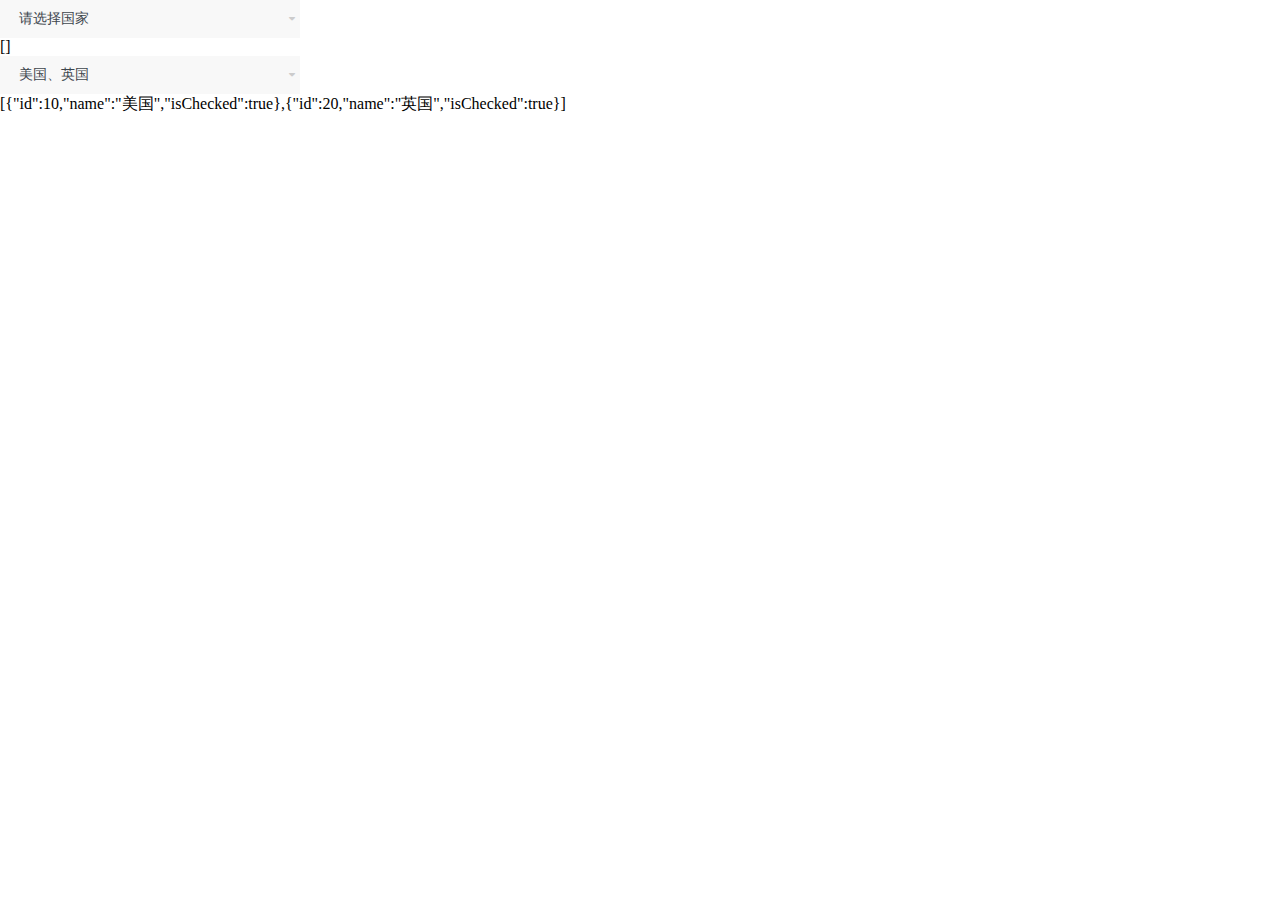
<file: index.html>
<!DOCTYPE html>
<html>

<head>
  <meta charset="utf-8" />
  <meta name="viewport" content="width=device-width, initial-scale=1.0" />
  <meta http-equiv="X-UA-Compatible" content="IE=edge" />
  <title>下拉列表框</title>
  <link rel="stylesheet" href="css/reset.css" />
  <link rel="stylesheet" type="text/css" href="css/font/iconfont.css" />
  <link rel="stylesheet" href="css/dropDownList.css" />
  <script src="js/jquery-3.3.1.js"></script>
  <script src="js/dropDownList.js"></script>
  <script>
    $(document).ready(function () {
      $('.templist').dropdownlist({
        defaultText: "请选择国家",
        selectIds: "",
        callback: function (res) {
          $(".p1").empty().html(JSON.stringify(res));
        }
      });
      $('.templist1').dropdownlist({
        defaultText: "请选择国家",
        selectIds: "10,20",//默认选中国家
        callback: function (res) {
          $(".p2").empty().html(JSON.stringify(res));
        }
      });
    });
  </script>
</head>

<body>
  <div class="templist">

  </div>

  <p class="p1"></p>
  <div class="templist1">

  </div>
  <p class="p2"></p>
</body>

</html>
</file>
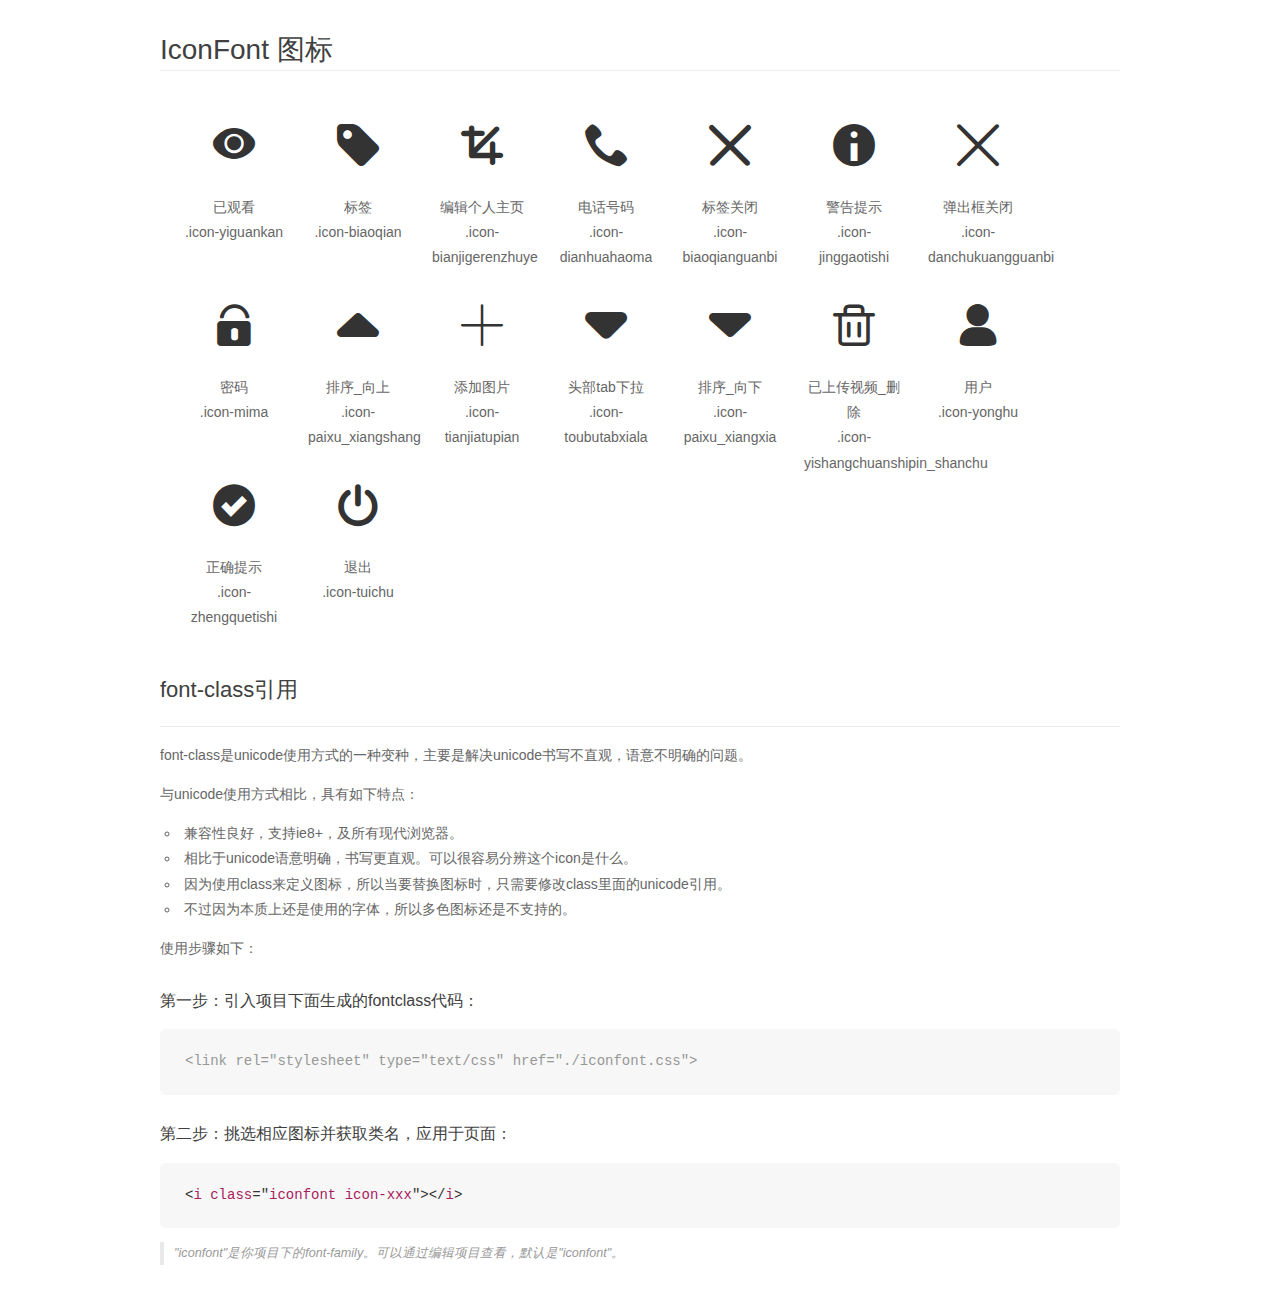
<file: css/font/demo_fontclass.html>
<!DOCTYPE html>
<html>
<head>
    <meta charset="utf-8"/>
    <title>IconFont</title>
    <link rel="stylesheet" href="demo.css">
    <link rel="stylesheet" href="iconfont.css">
</head>
<body>
    <div class="main markdown">
        <h1>IconFont 图标</h1>
        <ul class="icon_lists clear">
            
                <li>
                <i class="icon iconfont icon-yiguankan"></i>
                    <div class="name">已观看</div>
                    <div class="fontclass">.icon-yiguankan</div>
                </li>
            
                <li>
                <i class="icon iconfont icon-biaoqian"></i>
                    <div class="name">标签</div>
                    <div class="fontclass">.icon-biaoqian</div>
                </li>
            
                <li>
                <i class="icon iconfont icon-bianjigerenzhuye"></i>
                    <div class="name">编辑个人主页</div>
                    <div class="fontclass">.icon-bianjigerenzhuye</div>
                </li>
            
                <li>
                <i class="icon iconfont icon-dianhuahaoma"></i>
                    <div class="name">电话号码</div>
                    <div class="fontclass">.icon-dianhuahaoma</div>
                </li>
            
                <li>
                <i class="icon iconfont icon-biaoqianguanbi"></i>
                    <div class="name">标签关闭</div>
                    <div class="fontclass">.icon-biaoqianguanbi</div>
                </li>
            
                <li>
                <i class="icon iconfont icon-jinggaotishi"></i>
                    <div class="name">警告提示</div>
                    <div class="fontclass">.icon-jinggaotishi</div>
                </li>
            
                <li>
                <i class="icon iconfont icon-danchukuangguanbi"></i>
                    <div class="name">弹出框关闭</div>
                    <div class="fontclass">.icon-danchukuangguanbi</div>
                </li>
            
                <li>
                <i class="icon iconfont icon-mima"></i>
                    <div class="name">密码</div>
                    <div class="fontclass">.icon-mima</div>
                </li>
            
                <li>
                <i class="icon iconfont icon-paixu_xiangshang"></i>
                    <div class="name">排序_向上</div>
                    <div class="fontclass">.icon-paixu_xiangshang</div>
                </li>
            
                <li>
                <i class="icon iconfont icon-tianjiatupian"></i>
                    <div class="name">添加图片</div>
                    <div class="fontclass">.icon-tianjiatupian</div>
                </li>
            
                <li>
                <i class="icon iconfont icon-toubutabxiala"></i>
                    <div class="name">头部tab下拉</div>
                    <div class="fontclass">.icon-toubutabxiala</div>
                </li>
            
                <li>
                <i class="icon iconfont icon-paixu_xiangxia"></i>
                    <div class="name">排序_向下</div>
                    <div class="fontclass">.icon-paixu_xiangxia</div>
                </li>
            
                <li>
                <i class="icon iconfont icon-yishangchuanshipin_shanchu"></i>
                    <div class="name">已上传视频_删除</div>
                    <div class="fontclass">.icon-yishangchuanshipin_shanchu</div>
                </li>
            
                <li>
                <i class="icon iconfont icon-yonghu"></i>
                    <div class="name">用户</div>
                    <div class="fontclass">.icon-yonghu</div>
                </li>
            
                <li>
                <i class="icon iconfont icon-zhengquetishi"></i>
                    <div class="name">正确提示</div>
                    <div class="fontclass">.icon-zhengquetishi</div>
                </li>
            
                <li>
                <i class="icon iconfont icon-tuichu"></i>
                    <div class="name">退出</div>
                    <div class="fontclass">.icon-tuichu</div>
                </li>
            
        </ul>

        <h2 id="font-class-">font-class引用</h2>
        <hr>

        <p>font-class是unicode使用方式的一种变种，主要是解决unicode书写不直观，语意不明确的问题。</p>
        <p>与unicode使用方式相比，具有如下特点：</p>
        <ul>
        <li>兼容性良好，支持ie8+，及所有现代浏览器。</li>
        <li>相比于unicode语意明确，书写更直观。可以很容易分辨这个icon是什么。</li>
        <li>因为使用class来定义图标，所以当要替换图标时，只需要修改class里面的unicode引用。</li>
        <li>不过因为本质上还是使用的字体，所以多色图标还是不支持的。</li>
        </ul>
        <p>使用步骤如下：</p>
        <h3 id="-fontclass-">第一步：引入项目下面生成的fontclass代码：</h3>


        <pre><code class="lang-js hljs javascript"><span class="hljs-comment">&lt;link rel="stylesheet" type="text/css" href="./iconfont.css"&gt;</span></code></pre>
        <h3 id="-">第二步：挑选相应图标并获取类名，应用于页面：</h3>
        <pre><code class="lang-css hljs">&lt;<span class="hljs-selector-tag">i</span> <span class="hljs-selector-tag">class</span>="<span class="hljs-selector-tag">iconfont</span> <span class="hljs-selector-tag">icon-xxx</span>"&gt;&lt;/<span class="hljs-selector-tag">i</span>&gt;</code></pre>
        <blockquote>
        <p>"iconfont"是你项目下的font-family。可以通过编辑项目查看，默认是"iconfont"。</p>
        </blockquote>
    </div>
</body>
</html>
</file>
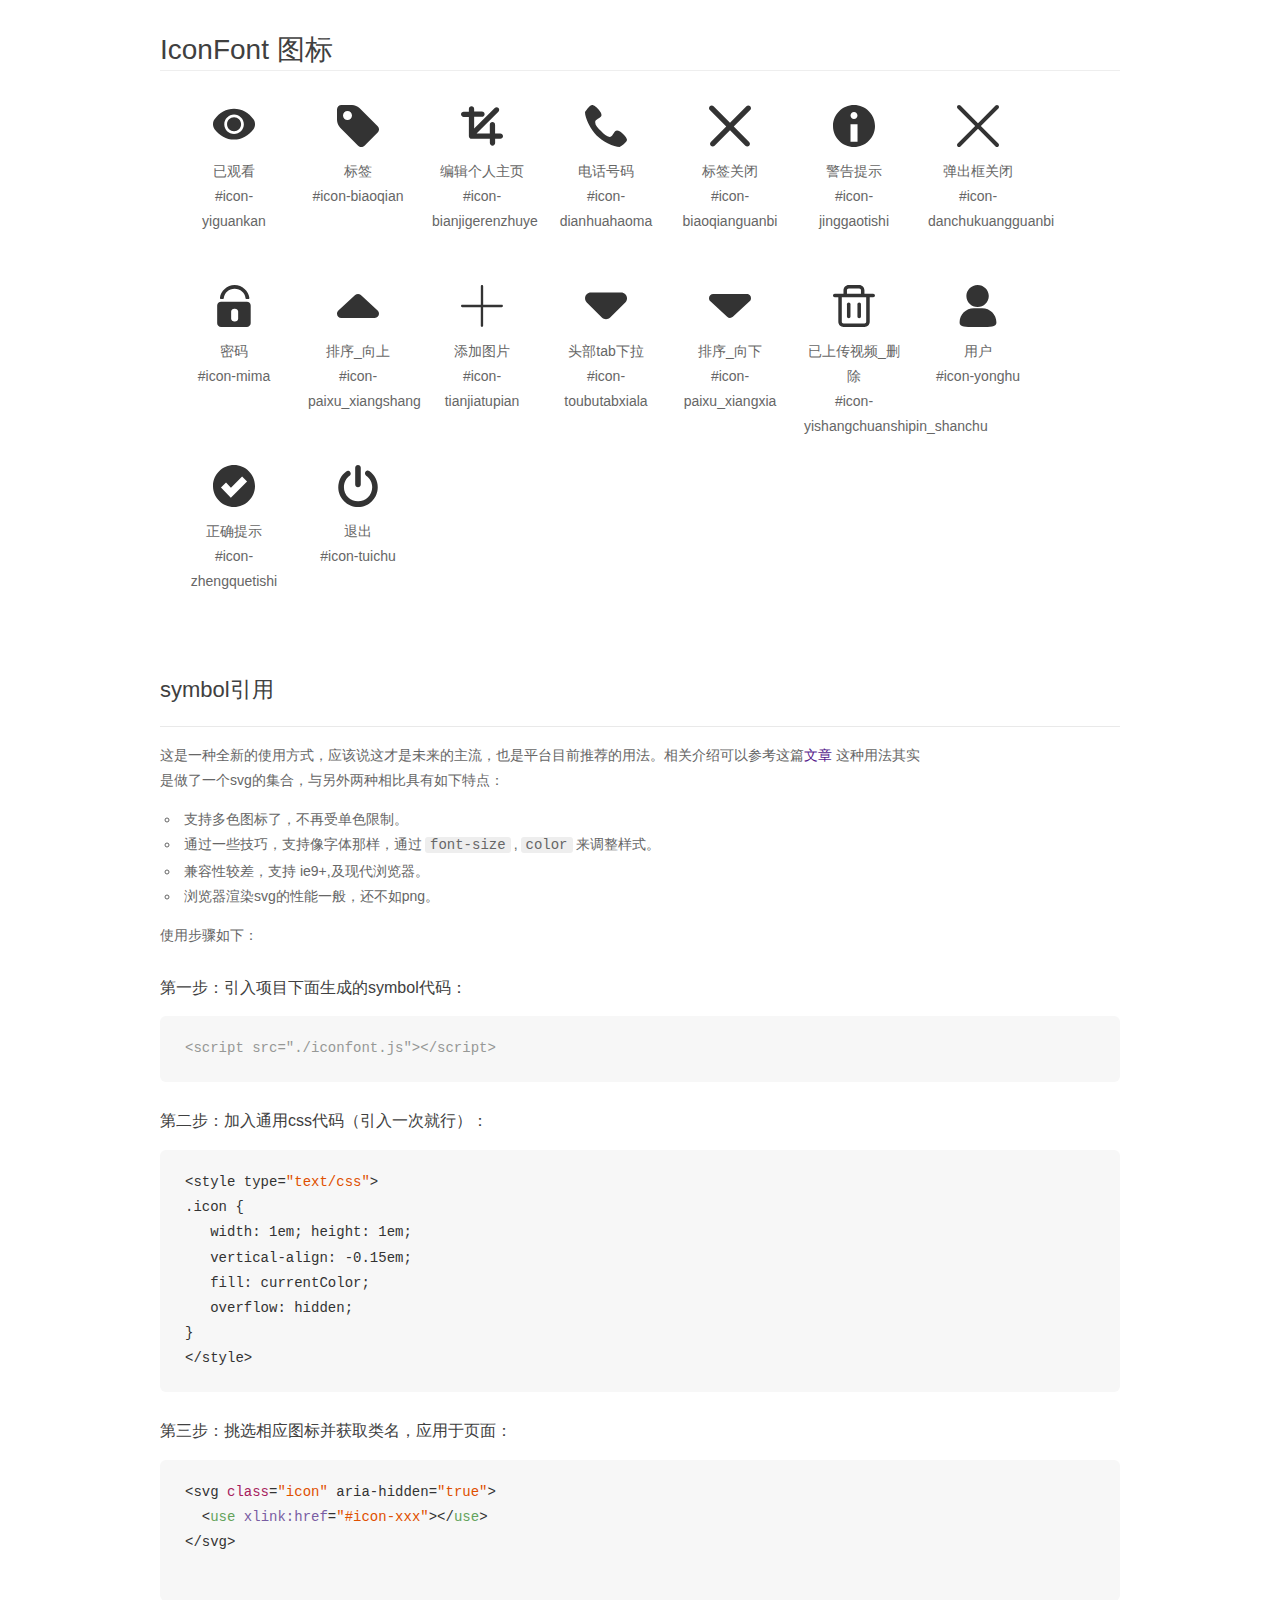
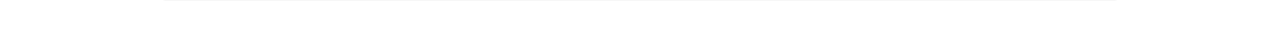
<file: css/font/demo_symbol.html>
<!DOCTYPE html>
<html>
<head>
    <meta charset="utf-8"/>
    <title>IconFont</title>
    <link rel="stylesheet" href="demo.css">
    <script src="iconfont.js"></script>

    <style type="text/css">
        .icon {
          /* 通过设置 font-size 来改变图标大小 */
          width: 1em; height: 1em;
          /* 图标和文字相邻时，垂直对齐 */
          vertical-align: -0.15em;
          /* 通过设置 color 来改变 SVG 的颜色/fill */
          fill: currentColor;
          /* path 和 stroke 溢出 viewBox 部分在 IE 下会显示
             normalize.css 中也包含这行 */
          overflow: hidden;
        }

    </style>
</head>
<body>
    <div class="main markdown">
        <h1>IconFont 图标</h1>
        <ul class="icon_lists clear">
            
                <li>
                    <svg class="icon" aria-hidden="true">
                        <use xlink:href="#icon-yiguankan"></use>
                    </svg>
                    <div class="name">已观看</div>
                    <div class="fontclass">#icon-yiguankan</div>
                </li>
            
                <li>
                    <svg class="icon" aria-hidden="true">
                        <use xlink:href="#icon-biaoqian"></use>
                    </svg>
                    <div class="name">标签</div>
                    <div class="fontclass">#icon-biaoqian</div>
                </li>
            
                <li>
                    <svg class="icon" aria-hidden="true">
                        <use xlink:href="#icon-bianjigerenzhuye"></use>
                    </svg>
                    <div class="name">编辑个人主页</div>
                    <div class="fontclass">#icon-bianjigerenzhuye</div>
                </li>
            
                <li>
                    <svg class="icon" aria-hidden="true">
                        <use xlink:href="#icon-dianhuahaoma"></use>
                    </svg>
                    <div class="name">电话号码</div>
                    <div class="fontclass">#icon-dianhuahaoma</div>
                </li>
            
                <li>
                    <svg class="icon" aria-hidden="true">
                        <use xlink:href="#icon-biaoqianguanbi"></use>
                    </svg>
                    <div class="name">标签关闭</div>
                    <div class="fontclass">#icon-biaoqianguanbi</div>
                </li>
            
                <li>
                    <svg class="icon" aria-hidden="true">
                        <use xlink:href="#icon-jinggaotishi"></use>
                    </svg>
                    <div class="name">警告提示</div>
                    <div class="fontclass">#icon-jinggaotishi</div>
                </li>
            
                <li>
                    <svg class="icon" aria-hidden="true">
                        <use xlink:href="#icon-danchukuangguanbi"></use>
                    </svg>
                    <div class="name">弹出框关闭</div>
                    <div class="fontclass">#icon-danchukuangguanbi</div>
                </li>
            
                <li>
                    <svg class="icon" aria-hidden="true">
                        <use xlink:href="#icon-mima"></use>
                    </svg>
                    <div class="name">密码</div>
                    <div class="fontclass">#icon-mima</div>
                </li>
            
                <li>
                    <svg class="icon" aria-hidden="true">
                        <use xlink:href="#icon-paixu_xiangshang"></use>
                    </svg>
                    <div class="name">排序_向上</div>
                    <div class="fontclass">#icon-paixu_xiangshang</div>
                </li>
            
                <li>
                    <svg class="icon" aria-hidden="true">
                        <use xlink:href="#icon-tianjiatupian"></use>
                    </svg>
                    <div class="name">添加图片</div>
                    <div class="fontclass">#icon-tianjiatupian</div>
                </li>
            
                <li>
                    <svg class="icon" aria-hidden="true">
                        <use xlink:href="#icon-toubutabxiala"></use>
                    </svg>
                    <div class="name">头部tab下拉</div>
                    <div class="fontclass">#icon-toubutabxiala</div>
                </li>
            
                <li>
                    <svg class="icon" aria-hidden="true">
                        <use xlink:href="#icon-paixu_xiangxia"></use>
                    </svg>
                    <div class="name">排序_向下</div>
                    <div class="fontclass">#icon-paixu_xiangxia</div>
                </li>
            
                <li>
                    <svg class="icon" aria-hidden="true">
                        <use xlink:href="#icon-yishangchuanshipin_shanchu"></use>
                    </svg>
                    <div class="name">已上传视频_删除</div>
                    <div class="fontclass">#icon-yishangchuanshipin_shanchu</div>
                </li>
            
                <li>
                    <svg class="icon" aria-hidden="true">
                        <use xlink:href="#icon-yonghu"></use>
                    </svg>
                    <div class="name">用户</div>
                    <div class="fontclass">#icon-yonghu</div>
                </li>
            
                <li>
                    <svg class="icon" aria-hidden="true">
                        <use xlink:href="#icon-zhengquetishi"></use>
                    </svg>
                    <div class="name">正确提示</div>
                    <div class="fontclass">#icon-zhengquetishi</div>
                </li>
            
                <li>
                    <svg class="icon" aria-hidden="true">
                        <use xlink:href="#icon-tuichu"></use>
                    </svg>
                    <div class="name">退出</div>
                    <div class="fontclass">#icon-tuichu</div>
                </li>
            
        </ul>


        <h2 id="symbol-">symbol引用</h2>
        <hr>

        <p>这是一种全新的使用方式，应该说这才是未来的主流，也是平台目前推荐的用法。相关介绍可以参考这篇<a href="">文章</a>
        这种用法其实是做了一个svg的集合，与另外两种相比具有如下特点：</p>
        <ul>
          <li>支持多色图标了，不再受单色限制。</li>
          <li>通过一些技巧，支持像字体那样，通过<code>font-size</code>,<code>color</code>来调整样式。</li>
          <li>兼容性较差，支持 ie9+,及现代浏览器。</li>
          <li>浏览器渲染svg的性能一般，还不如png。</li>
        </ul>
        <p>使用步骤如下：</p>
        <h3 id="-symbol-">第一步：引入项目下面生成的symbol代码：</h3>
        <pre><code class="lang-js hljs javascript"><span class="hljs-comment">&lt;script src="./iconfont.js"&gt;&lt;/script&gt;</span></code></pre>
        <h3 id="-css-">第二步：加入通用css代码（引入一次就行）：</h3>
        <pre><code class="lang-js hljs javascript">&lt;style type=<span class="hljs-string">"text/css"</span>&gt;
.icon {
   width: <span class="hljs-number">1</span>em; height: <span class="hljs-number">1</span>em;
   vertical-align: <span class="hljs-number">-0.15</span>em;
   fill: currentColor;
   overflow: hidden;
}
&lt;<span class="hljs-regexp">/style&gt;</span></code></pre>
        <h3 id="-">第三步：挑选相应图标并获取类名，应用于页面：</h3>
        <pre><code class="lang-js hljs javascript">&lt;svg <span class="hljs-class"><span class="hljs-keyword">class</span></span>=<span class="hljs-string">"icon"</span> aria-hidden=<span class="hljs-string">"true"</span>&gt;<span class="xml"><span class="hljs-tag">
  &lt;<span class="hljs-name">use</span> <span class="hljs-attr">xlink:href</span>=<span class="hljs-string">"#icon-xxx"</span>&gt;</span><span class="hljs-tag">&lt;/<span class="hljs-name">use</span>&gt;</span>
</span>&lt;<span class="hljs-regexp">/svg&gt;
        </span></code></pre>
    </div>
</body>
</html>
</file>
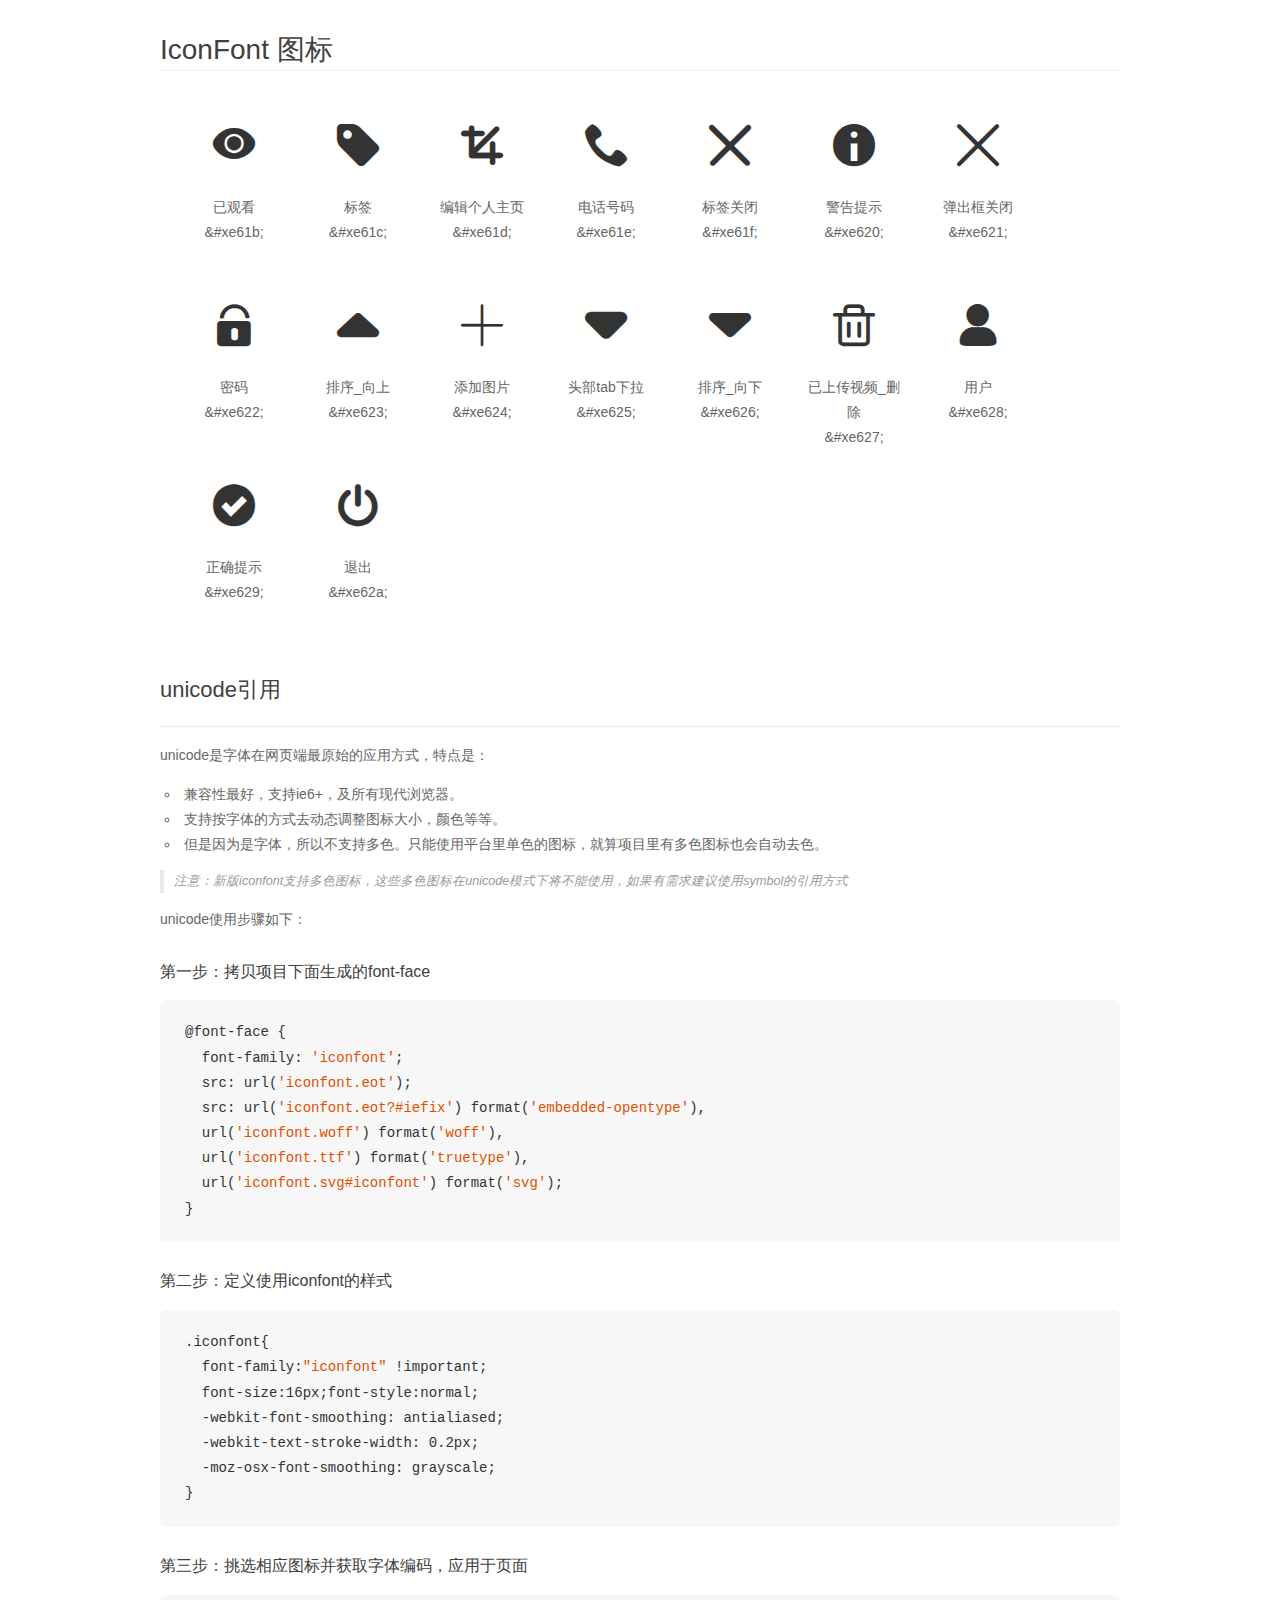
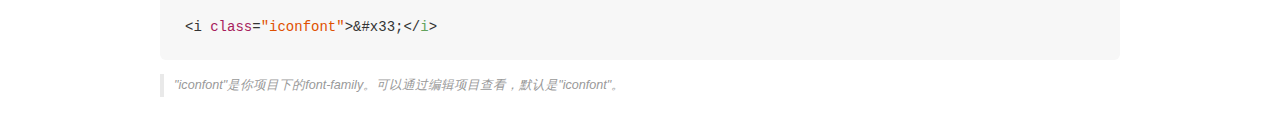
<file: css/font/demo_unicode.html>
<!DOCTYPE html>
<html>
<head>
    <meta charset="utf-8"/>
    <title>IconFont</title>
    <link rel="stylesheet" href="demo.css">

    <style type="text/css">

        @font-face {font-family: "iconfont";
          src: url('iconfont.eot'); /* IE9*/
          src: url('iconfont.eot#iefix') format('embedded-opentype'), /* IE6-IE8 */
          url('iconfont.woff') format('woff'), /* chrome, firefox */
          url('iconfont.ttf') format('truetype'), /* chrome, firefox, opera, Safari, Android, iOS 4.2+*/
          url('iconfont.svg#iconfont') format('svg'); /* iOS 4.1- */
        }

        .iconfont {
          font-family:"iconfont" !important;
          font-size:16px;
          font-style:normal;
          -webkit-font-smoothing: antialiased;
          -webkit-text-stroke-width: 0.2px;
          -moz-osx-font-smoothing: grayscale;
        }

    </style>
</head>
<body>
    <div class="main markdown">
        <h1>IconFont 图标</h1>
        <ul class="icon_lists clear">
            
                <li>
                <i class="icon iconfont">&#xe61b;</i>
                    <div class="name">已观看</div>
                    <div class="code">&amp;#xe61b;</div>
                </li>
            
                <li>
                <i class="icon iconfont">&#xe61c;</i>
                    <div class="name">标签</div>
                    <div class="code">&amp;#xe61c;</div>
                </li>
            
                <li>
                <i class="icon iconfont">&#xe61d;</i>
                    <div class="name">编辑个人主页</div>
                    <div class="code">&amp;#xe61d;</div>
                </li>
            
                <li>
                <i class="icon iconfont">&#xe61e;</i>
                    <div class="name">电话号码</div>
                    <div class="code">&amp;#xe61e;</div>
                </li>
            
                <li>
                <i class="icon iconfont">&#xe61f;</i>
                    <div class="name">标签关闭</div>
                    <div class="code">&amp;#xe61f;</div>
                </li>
            
                <li>
                <i class="icon iconfont">&#xe620;</i>
                    <div class="name">警告提示</div>
                    <div class="code">&amp;#xe620;</div>
                </li>
            
                <li>
                <i class="icon iconfont">&#xe621;</i>
                    <div class="name">弹出框关闭</div>
                    <div class="code">&amp;#xe621;</div>
                </li>
            
                <li>
                <i class="icon iconfont">&#xe622;</i>
                    <div class="name">密码</div>
                    <div class="code">&amp;#xe622;</div>
                </li>
            
                <li>
                <i class="icon iconfont">&#xe623;</i>
                    <div class="name">排序_向上</div>
                    <div class="code">&amp;#xe623;</div>
                </li>
            
                <li>
                <i class="icon iconfont">&#xe624;</i>
                    <div class="name">添加图片</div>
                    <div class="code">&amp;#xe624;</div>
                </li>
            
                <li>
                <i class="icon iconfont">&#xe625;</i>
                    <div class="name">头部tab下拉</div>
                    <div class="code">&amp;#xe625;</div>
                </li>
            
                <li>
                <i class="icon iconfont">&#xe626;</i>
                    <div class="name">排序_向下</div>
                    <div class="code">&amp;#xe626;</div>
                </li>
            
                <li>
                <i class="icon iconfont">&#xe627;</i>
                    <div class="name">已上传视频_删除</div>
                    <div class="code">&amp;#xe627;</div>
                </li>
            
                <li>
                <i class="icon iconfont">&#xe628;</i>
                    <div class="name">用户</div>
                    <div class="code">&amp;#xe628;</div>
                </li>
            
                <li>
                <i class="icon iconfont">&#xe629;</i>
                    <div class="name">正确提示</div>
                    <div class="code">&amp;#xe629;</div>
                </li>
            
                <li>
                <i class="icon iconfont">&#xe62a;</i>
                    <div class="name">退出</div>
                    <div class="code">&amp;#xe62a;</div>
                </li>
            
        </ul>
        <h2 id="unicode-">unicode引用</h2>
        <hr>

        <p>unicode是字体在网页端最原始的应用方式，特点是：</p>
        <ul>
        <li>兼容性最好，支持ie6+，及所有现代浏览器。</li>
        <li>支持按字体的方式去动态调整图标大小，颜色等等。</li>
        <li>但是因为是字体，所以不支持多色。只能使用平台里单色的图标，就算项目里有多色图标也会自动去色。</li>
        </ul>
        <blockquote>
        <p>注意：新版iconfont支持多色图标，这些多色图标在unicode模式下将不能使用，如果有需求建议使用symbol的引用方式</p>
        </blockquote>
        <p>unicode使用步骤如下：</p>
        <h3 id="-font-face">第一步：拷贝项目下面生成的font-face</h3>
        <pre><code class="lang-js hljs javascript">@font-face {
  font-family: <span class="hljs-string">'iconfont'</span>;
  src: url(<span class="hljs-string">'iconfont.eot'</span>);
  src: url(<span class="hljs-string">'iconfont.eot?#iefix'</span>) format(<span class="hljs-string">'embedded-opentype'</span>),
  url(<span class="hljs-string">'iconfont.woff'</span>) format(<span class="hljs-string">'woff'</span>),
  url(<span class="hljs-string">'iconfont.ttf'</span>) format(<span class="hljs-string">'truetype'</span>),
  url(<span class="hljs-string">'iconfont.svg#iconfont'</span>) format(<span class="hljs-string">'svg'</span>);
}
</code></pre>
        <h3 id="-iconfont-">第二步：定义使用iconfont的样式</h3>
        <pre><code class="lang-js hljs javascript">.iconfont{
  font-family:<span class="hljs-string">"iconfont"</span> !important;
  font-size:<span class="hljs-number">16</span>px;font-style:normal;
  -webkit-font-smoothing: antialiased;
  -webkit-text-stroke-width: <span class="hljs-number">0.2</span>px;
  -moz-osx-font-smoothing: grayscale;
}
</code></pre>
        <h3 id="-">第三步：挑选相应图标并获取字体编码，应用于页面</h3>
        <pre><code class="lang-js hljs javascript">&lt;i <span class="hljs-class"><span class="hljs-keyword">class</span></span>=<span class="hljs-string">"iconfont"</span>&gt;&amp;#x33;<span class="xml"><span class="hljs-tag">&lt;/<span class="hljs-name">i</span>&gt;</span></span></code></pre>

        <blockquote>
        <p>"iconfont"是你项目下的font-family。可以通过编辑项目查看，默认是"iconfont"。</p>
        </blockquote>
    </div>


</body>
</html>
</file>
<file: css/font/iconfont.css>
@font-face {font-family: "iconfont";
  src: url('iconfont.eot?t=1517300953062'); /* IE9*/
  src: url('iconfont.eot?t=1517300953062#iefix') format('embedded-opentype'), /* IE6-IE8 */
  url('[data-uri]') format('woff'),
  url('iconfont.ttf?t=1517300953062') format('truetype'), /* chrome, firefox, opera, Safari, Android, iOS 4.2+*/
  url('iconfont.svg?t=1517300953062#iconfont') format('svg'); /* iOS 4.1- */
}

.iconfont {
  font-family:"iconfont" !important;
  font-size:16px;
  font-style:normal;
  -webkit-font-smoothing: antialiased;
  -moz-osx-font-smoothing: grayscale;
}

.icon-yiguankan:before { content: "\e61b"; }

.icon-biaoqian:before { content: "\e61c"; }

.icon-bianjigerenzhuye:before { content: "\e61d"; }

.icon-dianhuahaoma:before { content: "\e61e"; }

.icon-biaoqianguanbi:before { content: "\e61f"; }

.icon-jinggaotishi:before { content: "\e620"; }

.icon-danchukuangguanbi:before { content: "\e621"; }

.icon-mima:before { content: "\e622"; }

.icon-paixu_xiangshang:before { content: "\e623"; }

.icon-tianjiatupian:before { content: "\e624"; }

.icon-toubutabxiala:before { content: "\e625"; }

.icon-paixu_xiangxia:before { content: "\e626"; }

.icon-yishangchuanshipin_shanchu:before { content: "\e627"; }

.icon-yonghu:before { content: "\e628"; }

.icon-zhengquetishi:before { content: "\e629"; }

.icon-tuichu:before { content: "\e62a"; }
</file>
<file: css/dropDownList.css>
.dropDownList {
  position: relative;
  display: inline-block;
  cursor: pointer;
}

.dropDownList i {
  position: absolute;
  right: 5px;
  font-size: 6px;
  color: #ccc;
}

.dropDownList button {
  cursor: pointer;
  font-size: 14px;
  color: #3D464D;
  line-height: 14px;
  background: #F8F8F8 100%;
  width: 300px;
  height: 38px;
  border: none;
  outline: none;
  text-align: left;
  text-indent: 19px;
  /* margin-bottom: 4px; */
  overflow: hidden;
  /*超出部分隐藏*/
  white-space: nowrap;
  /*不换行*/
  text-overflow: ellipsis;
  /*超出部分文字以...显示*/
}

.dropDownList ul {
  top: 42px;
  display: none;
  width: 300px;
  margin: 0 auto;
  text-align: left;
  padding: 0;
  position: absolute;
  max-height: 170px;
  overflow: auto;
  background: #FFFFFF;
  box-shadow: 0 1px 4px 0 rgba(0, 0, 0, 0.16);
  z-index: 9999;
}

.dropDownList .active {
  display: block;
}

.dropDownList ul li {
  width: 100%;
  height: 32px;
  line-height: 32px;
  background-color: #FFFFFF;
  list-style: none;
  list-style-type: none;
  overflow: hidden;
  text-overflow: ellipsis;
  white-space: nowrap;
  font-size: 12px;
  color: #3D464D;
}

.dropDownList ul li:hover {
  background: #F3F3F3;
  color: #3D464D;
}

.ivu-checkbox-group-item, .ivu-switch {
  display: inline-block;
}

.ivu-checkbox {
  display: inline-block;
  vertical-align: middle;
  white-space: nowrap;
  cursor: pointer;
  line-height: 1;
  position: relative;
  margin-left: 20px;
}

.ivu-checkbox-inner {
  display: inline-block;
  width: 14px;
  height: 14px;
  position: relative;
  top: 0;
  left: 0;
  border: 1px solid #dddee1;
  border-radius: 2px;
  background-color: #fff;
  transition: border-color .2s ease-in-out, background-color .2s ease-in-out, box-shadow .2s ease-in-out;
}

.ivu-checkbox-input {
  width: 100%;
  height: 100%;
  position: absolute;
  top: 0;
  bottom: 0;
  left: 0;
  right: 0;
  z-index: 1;
  cursor: pointer;
  opacity: 0;
}

.ivu-checkbox+span, .ivu-checkbox-wrapper+span {
  margin-right: 4px;
}

.ivu-checkbox-group-item, .ivu-switch {
  display: inline-block;
}

.ivu-checkbox-wrapper {
  cursor: pointer;
  font-size: 12px;
  display: inline-block;
  margin-right: 8px;
}

.ivu-checkbox-checked .ivu-checkbox-inner {
  border-color: #2d8cf0;
  background-color: #2d8cf0;
}

.ivu-checkbox-checked .ivu-checkbox-inner:after {
  content: "";
  display: table;
  width: 4px;
  height: 8px;
  position: absolute;
  top: 1px;
  left: 4px;
  border: 2px solid #fff;
  border-top: 0;
  border-left: 0;
  transform: rotate(45deg) scale(1);
  transition: all .2s ease-in-out;
}

.ivu-checkbox-inner:after {
  content: "";
  display: table;
  width: 4px;
  height: 8px;
  position: absolute;
  top: 1px;
  left: 4px;
  border: 2px solid #fff;
  border-top: 0;
  border-left: 0;
  transform: rotate(45deg) scale(0);
  transition: all .2s ease-in-out;
}
</file>
<file: css/font/demo.css>
*{margin: 0;padding: 0;list-style: none;}
/*
KISSY CSS Reset
理念：1. reset 的目的不是清除浏览器的默认样式，这仅是部分工作。清除和重置是紧密不可分的。
2. reset 的目的不是让默认样式在所有浏览器下一致，而是减少默认样式有可能带来的问题。
3. reset 期望提供一套普适通用的基础样式。但没有银弹，推荐根据具体需求，裁剪和修改后再使用。
特色：1. 适应中文；2. 基于最新主流浏览器。
维护：玉伯<lifesinger@gmail.com>, 正淳<ragecarrier@gmail.com>
 */

/** 清除内外边距 **/
body, h1, h2, h3, h4, h5, h6, hr, p, blockquote, /* structural elements 结构元素 */
dl, dt, dd, ul, ol, li, /* list elements 列表元素 */
pre, /* text formatting elements 文本格式元素 */
form, fieldset, legend, button, input, textarea, /* form elements 表单元素 */
th, td /* table elements 表格元素 */ {
  margin: 0;
  padding: 0;
}

/** 设置默认字体 **/
body,
button, input, select, textarea /* for ie */ {
  font: 12px/1.5 tahoma, arial, \5b8b\4f53, sans-serif;
}
h1, h2, h3, h4, h5, h6 { font-size: 100%; }
address, cite, dfn, em, var { font-style: normal; } /* 将斜体扶正 */
code, kbd, pre, samp { font-family: courier new, courier, monospace; } /* 统一等宽字体 */
small { font-size: 12px; } /* 小于 12px 的中文很难阅读，让 small 正常化 */

/** 重置列表元素 **/
ul, ol { list-style: none; }

/** 重置文本格式元素 **/
a { text-decoration: none; }
a:hover { text-decoration: underline; }


/** 重置表单元素 **/
legend { color: #000; } /* for ie6 */
fieldset, img { border: 0; } /* img 搭车：让链接里的 img 无边框 */
button, input, select, textarea { font-size: 100%; } /* 使得表单元素在 ie 下能继承字体大小 */
/* 注：optgroup 无法扶正 */

/** 重置表格元素 **/
table { border-collapse: collapse; border-spacing: 0; }

/* 清除浮动 */
.ks-clear:after, .clear:after {
  content: '\20';
  display: block;
  height: 0;
  clear: both;
}
.ks-clear, .clear {
  *zoom: 1;
}

.main {
  padding: 30px 100px;
width: 960px;
margin: 0 auto;
}
.main h1{font-size:36px; color:#333; text-align:left;margin-bottom:30px; border-bottom: 1px solid #eee;}

.helps{margin-top:40px;}
.helps pre{
  padding:20px;
  margin:10px 0;
  border:solid 1px #e7e1cd;
  background-color: #fffdef;
  overflow: auto;
}

.icon_lists{
  width: 100% !important;

}

.icon_lists li{
  float:left;
  width: 100px;
  height:180px;
  text-align: center;
  list-style: none !important;
}
.icon_lists .icon{
  font-size: 42px;
  line-height: 100px;
  margin: 10px 0;
  color:#333;
  -webkit-transition: font-size 0.25s ease-out 0s;
  -moz-transition: font-size 0.25s ease-out 0s;
  transition: font-size 0.25s ease-out 0s;

}
.icon_lists .icon:hover{
  font-size: 100px;
}



.markdown {
  color: #666;
  font-size: 14px;
  line-height: 1.8;
}

.highlight {
  line-height: 1.5;
}

.markdown img {
  vertical-align: middle;
  max-width: 100%;
}

.markdown h1 {
  color: #404040;
  font-weight: 500;
  line-height: 40px;
  margin-bottom: 24px;
}

.markdown h2,
.markdown h3,
.markdown h4,
.markdown h5,
.markdown h6 {
  color: #404040;
  margin: 1.6em 0 0.6em 0;
  font-weight: 500;
  clear: both;
}

.markdown h1 {
  font-size: 28px;
}

.markdown h2 {
  font-size: 22px;
}

.markdown h3 {
  font-size: 16px;
}

.markdown h4 {
  font-size: 14px;
}

.markdown h5 {
  font-size: 12px;
}

.markdown h6 {
  font-size: 12px;
}

.markdown hr {
  height: 1px;
  border: 0;
  background: #e9e9e9;
  margin: 16px 0;
  clear: both;
}

.markdown p,
.markdown pre {
  margin: 1em 0;
}

.markdown > p,
.markdown > blockquote,
.markdown > .highlight,
.markdown > ol,
.markdown > ul {
  width: 80%;
}

.markdown ul > li {
  list-style: circle;
}

.markdown > ul li,
.markdown blockquote ul > li {
  margin-left: 20px;
  padding-left: 4px;
}

.markdown > ul li p,
.markdown > ol li p {
  margin: 0.6em 0;
}

.markdown ol > li {
  list-style: decimal;
}

.markdown > ol li,
.markdown blockquote ol > li {
  margin-left: 20px;
  padding-left: 4px;
}

.markdown code {
  margin: 0 3px;
  padding: 0 5px;
  background: #eee;
  border-radius: 3px;
}

.markdown pre {
  border-radius: 6px;
  background: #f7f7f7;
  padding: 20px;
}

.markdown pre code {
  border: none;
  background: #f7f7f7;
  margin: 0;
}

.markdown strong,
.markdown b {
  font-weight: 600;
}

.markdown > table {
  border-collapse: collapse;
  border-spacing: 0px;
  empty-cells: show;
  border: 1px solid #e9e9e9;
  width: 95%;
  margin-bottom: 24px;
}

.markdown > table th {
  white-space: nowrap;
  color: #333;
  font-weight: 600;

}

.markdown > table th,
.markdown > table td {
  border: 1px solid #e9e9e9;
  padding: 8px 16px;
  text-align: left;
}

.markdown > table th {
  background: #F7F7F7;
}

.markdown blockquote {
  font-size: 90%;
  color: #999;
  border-left: 4px solid #e9e9e9;
  padding-left: 0.8em;
  margin: 1em 0;
  font-style: italic;
}

.markdown blockquote p {
  margin: 0;
}

.markdown .anchor {
  opacity: 0;
  transition: opacity 0.3s ease;
  margin-left: 8px;
}

.markdown .waiting {
  color: #ccc;
}

.markdown h1:hover .anchor,
.markdown h2:hover .anchor,
.markdown h3:hover .anchor,
.markdown h4:hover .anchor,
.markdown h5:hover .anchor,
.markdown h6:hover .anchor {
  opacity: 1;
  display: inline-block;
}

.markdown > br,
.markdown > p > br {
  clear: both;
}


.hljs {
  display: block;
  background: white;
  padding: 0.5em;
  color: #333333;
  overflow-x: auto;
}

.hljs-comment,
.hljs-meta {
  color: #969896;
}

.hljs-string,
.hljs-variable,
.hljs-template-variable,
.hljs-strong,
.hljs-emphasis,
.hljs-quote {
  color: #df5000;
}

.hljs-keyword,
.hljs-selector-tag,
.hljs-type {
  color: #a71d5d;
}

.hljs-literal,
.hljs-symbol,
.hljs-bullet,
.hljs-attribute {
  color: #0086b3;
}

.hljs-section,
.hljs-name {
  color: #63a35c;
}

.hljs-tag {
  color: #333333;
}

.hljs-title,
.hljs-attr,
.hljs-selector-id,
.hljs-selector-class,
.hljs-selector-attr,
.hljs-selector-pseudo {
  color: #795da3;
}

.hljs-addition {
  color: #55a532;
  background-color: #eaffea;
}

.hljs-deletion {
  color: #bd2c00;
  background-color: #ffecec;
}

.hljs-link {
  text-decoration: underline;
}

pre{
  background: #fff;
}
</file>
